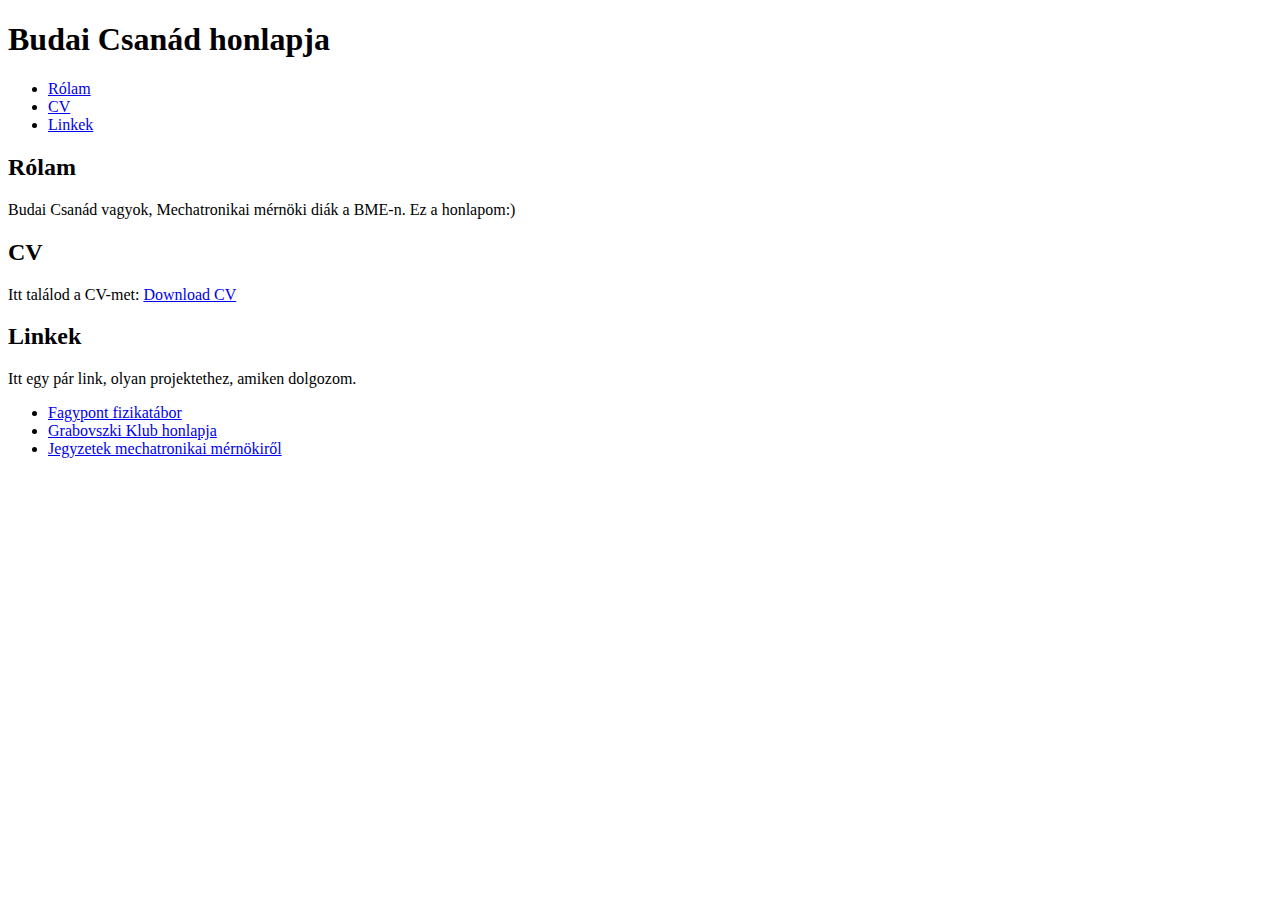
<file: index.html>
<!DOCTYPE html>
<html lang="en">
<head>
    <meta charset="UTF-8">
    <meta name="viewport" content="width=device-width, initial-scale=1.0">
    <title>Budai Csanád honlapja</title>
</head>
<body>
    <header>
        <h1>Budai Csanád honlapja</h1>
        <nav>
            <ul>
                <li><a href="#about">Rólam</a></li>
                <li><a href="#cv">CV</a></li>
                <li><a href="#linkek">Linkek</a></li>
            </ul>
        </nav>
    </header>
    
    <section id="about">
        <h2>Rólam</h2>
        <p>Budai Csanád vagyok, Mechatronikai mérnöki diák a BME-n. Ez a honlapom:)</p>
    </section>
    
    <section id="cv">
        <h2>CV</h2>
        <!-- Include your CV here -->
        <!-- Example: -->
        <p>Itt találod a CV-met: <a href="budai_csanad_cv.pdf" target="_blank">Download CV</a></p>
    </section>
    
    <section id="linkek">
        <h2>Linkek</h2>
        <p>Itt egy pár link, olyan projektethez, amiken dolgozom.</p>
        <ul>
			<li><a href="https://sites.google.com/view/fagypontfizika" target="_blank">Fagypont fizikatábor</a></li>
			<li><a href="http://cogroblab.hu/" target="_blank">Grabovszki Klub honlapja</a></li>
			<li><a href="http://cogroblab.hu/jegyzetek" target="_blank">Jegyzetek mechatronikai mérnökiről</a></li>
            <!-- Add more projects as needed -->
        </ul>
    </section>
</body>
</html>
</file>
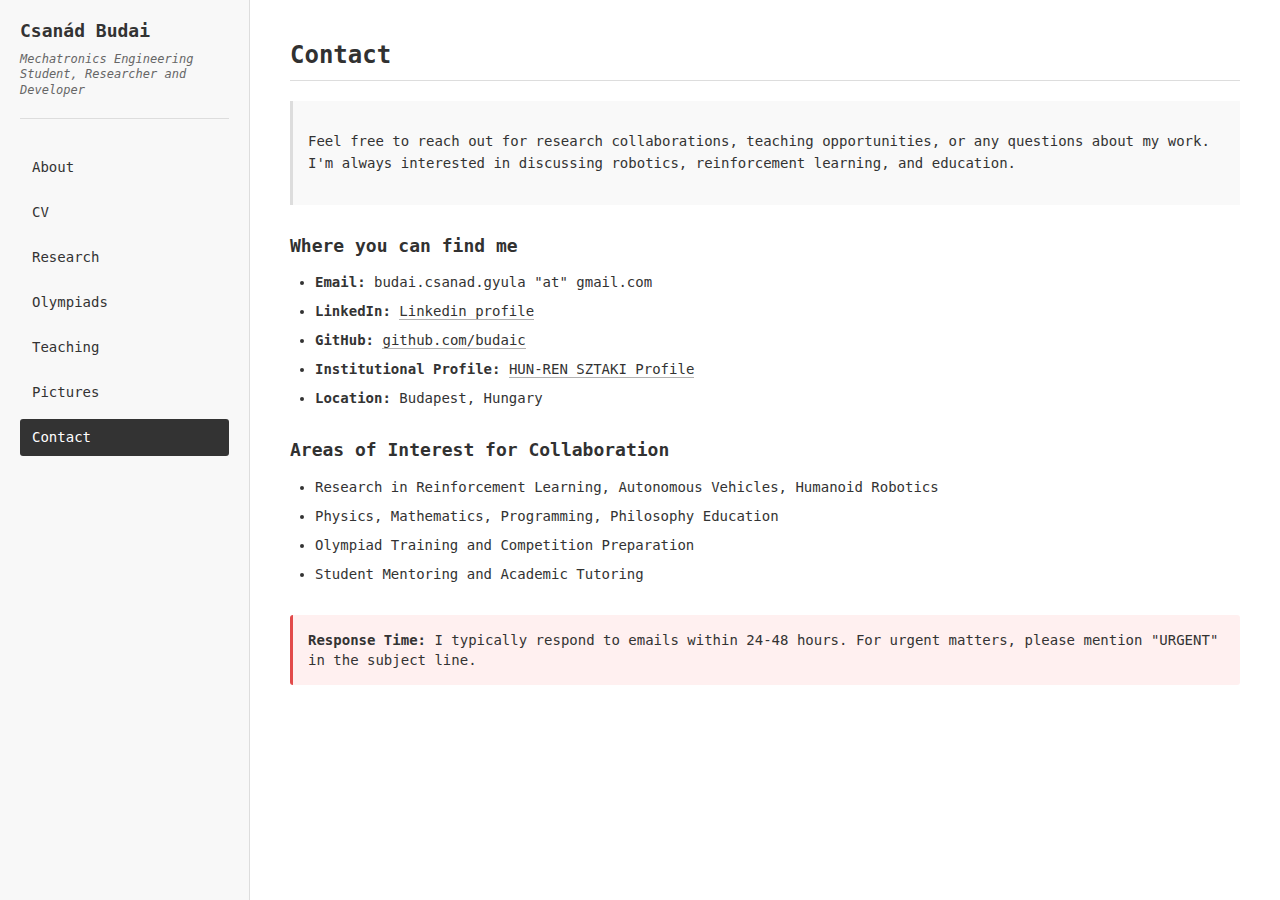
<file: contact.html>
<meta charset="UTF-8">
    <meta name="viewport" content="width=device-width, initial-scale=1.0">
    <title>Csanád Budai - Contact</title>
    <link rel="stylesheet" href="styles.css">
</head>
<body>
    <div class="container">
        <!-- Left Sidebar (Loaded dynamically by JavaScript) -->
        <nav class="sidebar" id="sidebar-placeholder"></nav>

        <!-- Main Content -->
        <main class="main-content">
            <div class="content">
                <h2>Contact</h2>
                
                <div class="item">
                    <p>
                        Feel free to reach out for research collaborations, teaching opportunities, 
                        or any questions about my work. I'm always interested in discussing robotics, 
                        reinforcement learning, and education.
                    </p>
                </div>

                <div class="contact-info">
                    <h3>Where you can find me</h3>
                    <ul>
                        <li><strong>Email:</strong> budai.csanad.gyula "at" gmail.com</li>
                        <li><strong>LinkedIn:</strong> <a href="https://www.linkedin.com/in/csanad-budai-078718291/" target="_blank">Linkedin profile</a></li>
                        <li><strong>GitHub:</strong> <a href="https://github.com/budaic" target="_blank">github.com/budaic</a></li>
                        <li><strong>Institutional Profile:</strong> <a href="https://sztaki.hun-ren.hu/en/organisation/departments/scl/csanad-gyula-budai" target="_blank">HUN-REN SZTAKI Profile</a></li>
                        <li><strong>Location:</strong> Budapest, Hungary</li>
                    </ul>
                </div>


                <div class="contact-areas">
                    <h3>Areas of Interest for Collaboration</h3>
                    <ul>
                        <li>Research in Reinforcement Learning, Autonomous Vehicles, Humanoid Robotics</li>
                        <li>Physics, Mathematics, Programming, Philosophy Education</li>
                        <li>Olympiad Training and Competition Preparation</li>
                        <li>Student Mentoring and Academic Tutoring</li>
                    </ul>
                </div>

                <div class="note">
                        <strong>Response Time:</strong> I typically respond to emails within 24-48 hours. 
                        For urgent matters, please mention "URGENT" in the subject line.
                </div>
            </div>
        </main>
    </div>
    <script src="script.js"></script>
</body>
</html>
</file>
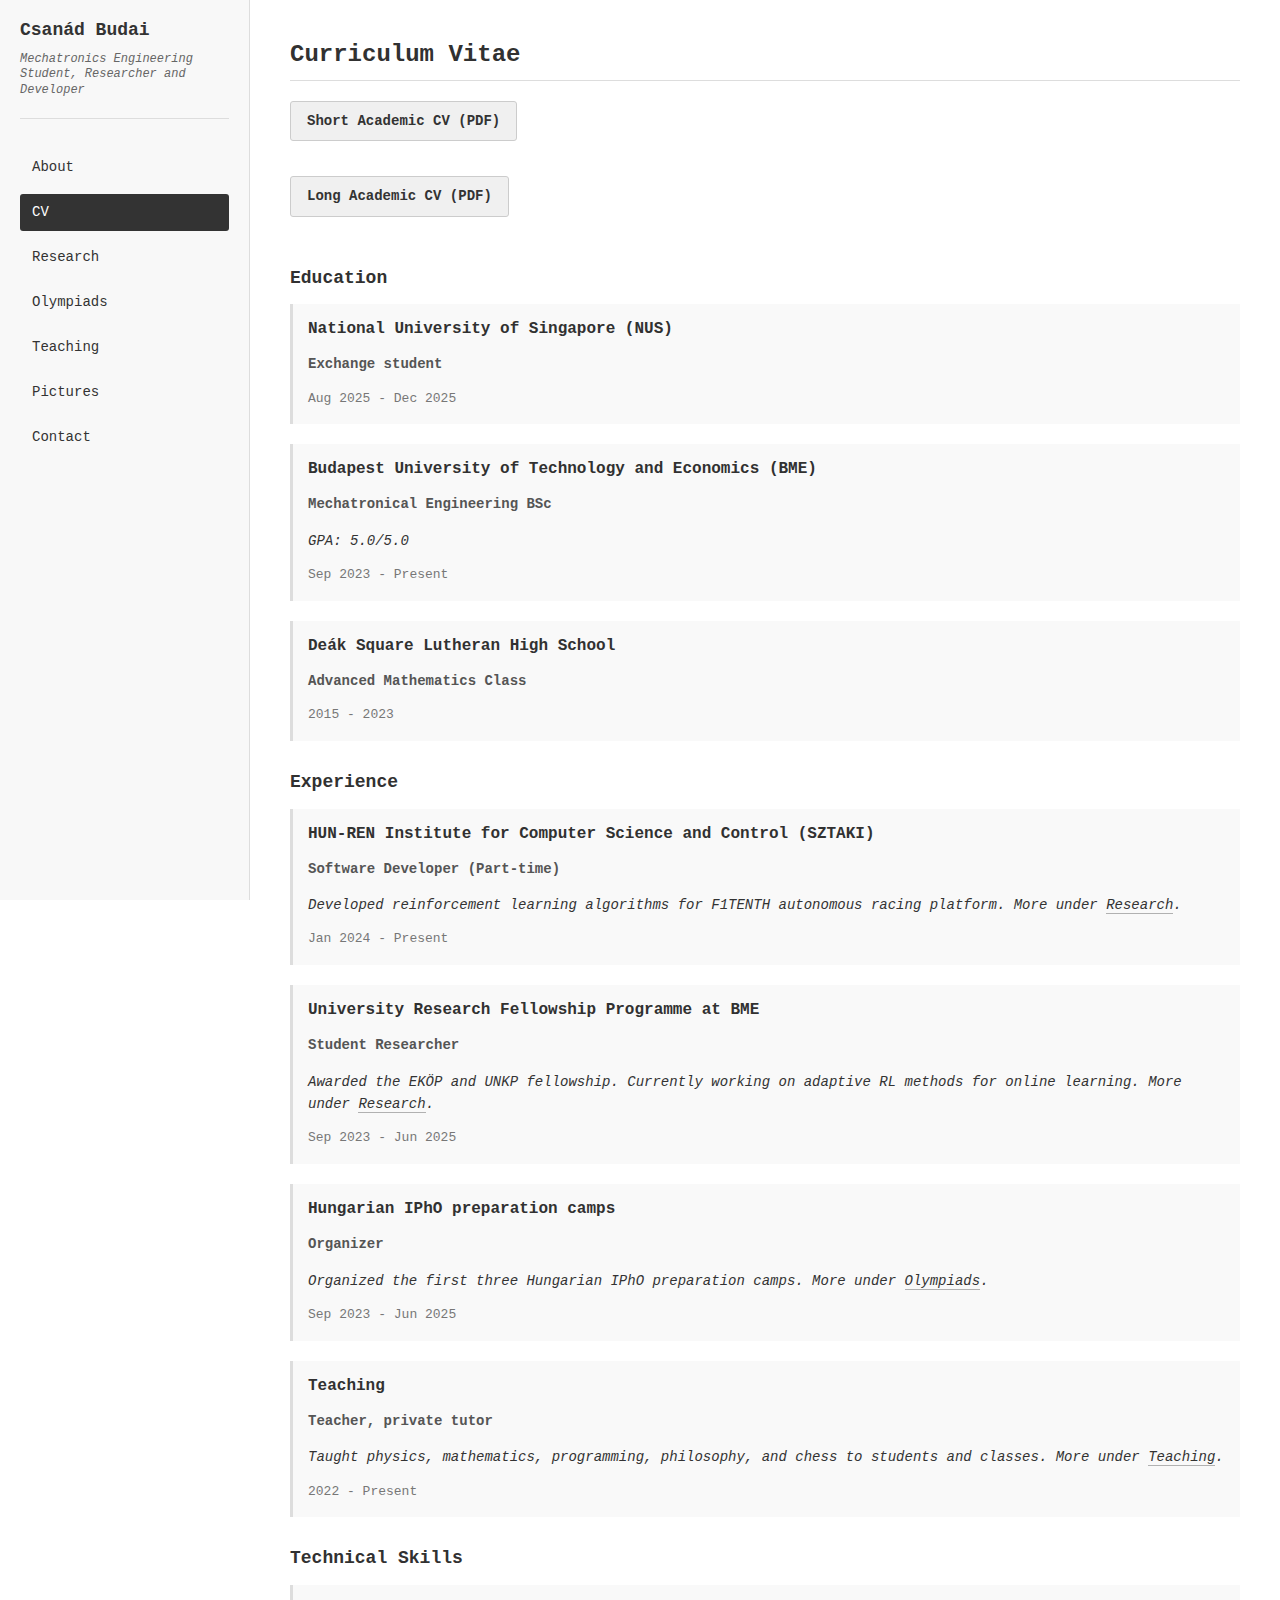
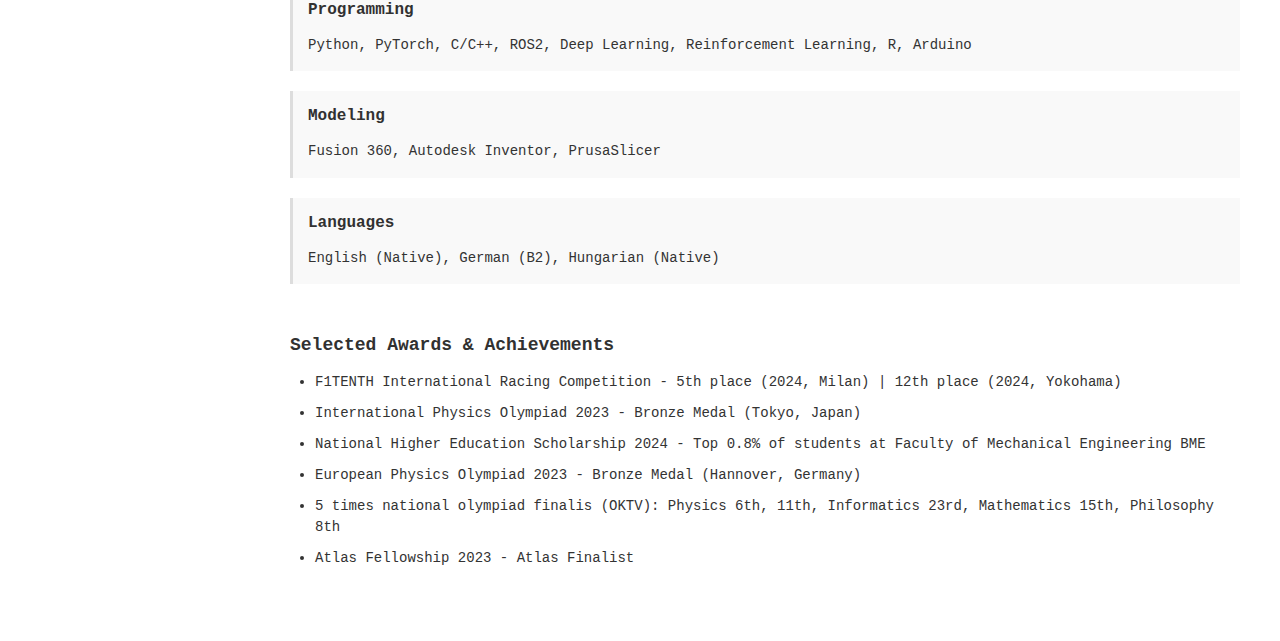
<file: cv.html>
<!DOCTYPE html>
<html lang="en">
<head>
    <meta charset="UTF-8">
    <meta name="viewport" content="width=device-width, initial-scale=1.0">
    <title>Csanád Budai - CV</title>
    <link rel="stylesheet" href="styles.css">
</head>
<body>
    <div class="container">
        <!-- Left Sidebar (Loaded dynamically by JavaScript) -->
        <nav class="sidebar" id="sidebar-placeholder"></nav>

        <!-- Main Content -->
        <main class="main-content">
            <div class="content">
                <h2>Curriculum Vitae</h2>
                
                <p><a href="budai_csanad_cv_short.pdf" target="_blank" class="download-link">Short Academic CV (PDF)</a></p>
                <p><a href="budai_csanad_cv_long.pdf" target="_blank" class="download-link">Long Academic CV (PDF)</a></p>
                
                <h3>Education</h3>
                <div class="cv-section">
                    <div class="item">
                        <h4>National University of Singapore (NUS)</h4>
                        <p class="cv-position">Exchange student</p>
                        <p class="cv-date">Aug 2025 - Dec 2025</p>
                    </div>

                    <div class="item">
                        <h4>Budapest University of Technology and Economics (BME)</h4>
                        <p class="cv-position">Mechatronical Engineering BSc</p>
                        <p class="cv-details">GPA: 5.0/5.0</p>
                        <p class="cv-date">Sep 2023 - Present</p>
                    </div>
                    
                    <div class="item">
                        <h4>Deák Square Lutheran High School</h4>
                        <p class="cv-position">Advanced Mathematics Class</p>
                        <p class="cv-date">2015 - 2023</p>
                    </div>
                </div>

                <h3>Experience</h3>
                <div class="cv-section">
                    <div class="item">
                        <h4>HUN-REN Institute for Computer Science and Control (SZTAKI)</h4>
                        <p class="cv-position">Software Developer (Part-time)</p>
                        <p class="cv-details">Developed reinforcement learning algorithms for F1TENTH autonomous racing platform. More under <a href="research.html">Research</a>.</p>
                        <p class="cv-date">Jan 2024 - Present</p>
                    </div>
                    
                    <div class="item">
                        <h4>University Research Fellowship Programme at BME</h4>
                        <p class="cv-position">Student Researcher</p>
                        <p class="cv-details">Awarded the EKÖP and UNKP fellowship. Currently working on adaptive RL methods for online learning. More under <a href="research.html">Research</a>.</p>
                        <p class="cv-date">Sep 2023 - Jun 2025</p>
                    </div>

                    <div class="item">
                        <h4>Hungarian IPhO preparation camps</h4>
                        <p class="cv-position">Organizer</p>
                        <p class="cv-details">Organized the first three Hungarian IPhO preparation camps. More under <a href="olympiad.html">Olympiads</a>.</p>
                        <p class="cv-date">Sep 2023 - Jun 2025</p>
                    </div>

                    <div class="item">
                        <h4>Teaching</h4>
                        <p class="cv-position">Teacher, private tutor</p>
                        <p class="cv-details">Taught physics, mathematics, programming, philosophy, and chess to students and classes. More under <a href="teaching.html">Teaching</a>.</p>
                        <p class="cv-date">2022 - Present</p>
                    </div>
                </div>

                <h3>Technical Skills</h3>
                <div class="cv-section">
                    <div class="skills-grid" style="gap: 0px;">
                        <div class="item" style="padding-bottom: 0px;">
                            <h4>Programming</h4>
                            <p>Python, PyTorch, C/C++, ROS2, Deep Learning, Reinforcement Learning, R, Arduino</p>
                        </div>
                        
                        <div class="item" style="padding-bottom: 0px;">
                            <h4>Modeling</h4>
                            <p>Fusion 360, Autodesk Inventor, PrusaSlicer</p>
                        </div>
                        
                        <div class="item" style="padding-bottom: 0px;">
                            <h4>Languages</h4>
                            <p>English (Native), German (B2), Hungarian (Native)</p>
                        </div>
                    </div>
                </div>

                <h3>Selected Awards & Achievements</h3>
                <div class="cv-section">
                    <ul class="achievements-list">
                        <li>F1TENTH International Racing Competition - 5th place (2024, Milan) | 12th place (2024, Yokohama)</li>
                        <li>International Physics Olympiad 2023 - Bronze Medal (Tokyo, Japan)</li>
                        <li>National Higher Education Scholarship 2024 - Top 0.8% of students at Faculty of Mechanical Engineering BME</li>
                        <li>European Physics Olympiad 2023 - Bronze Medal (Hannover, Germany)</li>
                        <li>5 times national olympiad finalis (OKTV): Physics 6th, 11th, Informatics 23rd, Mathematics 15th, Philosophy 8th</li>
                        <li>Atlas Fellowship 2023 - Atlas Finalist</li>
                    </ul>
                </div>

            
            </div>
        </main>
    </div>
    <script src="script.js"></script>
</body>
</html>
</file>
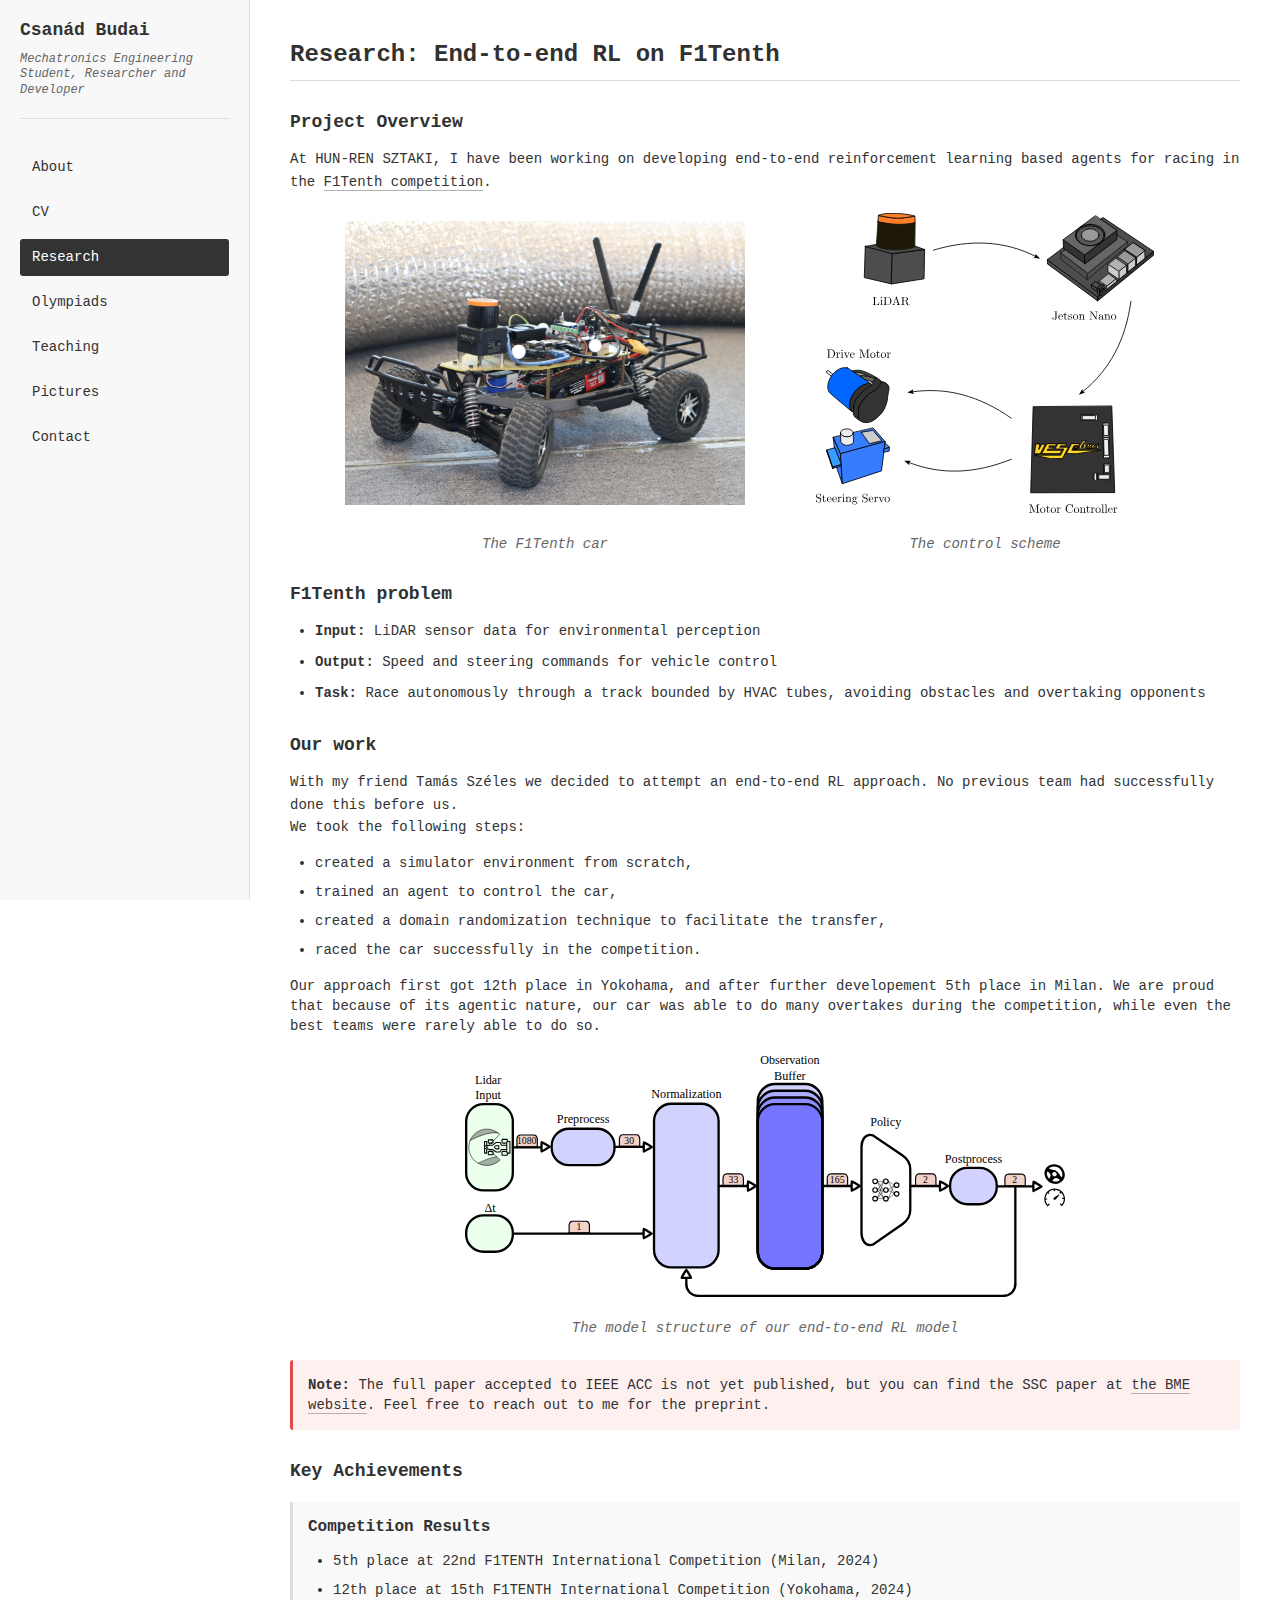
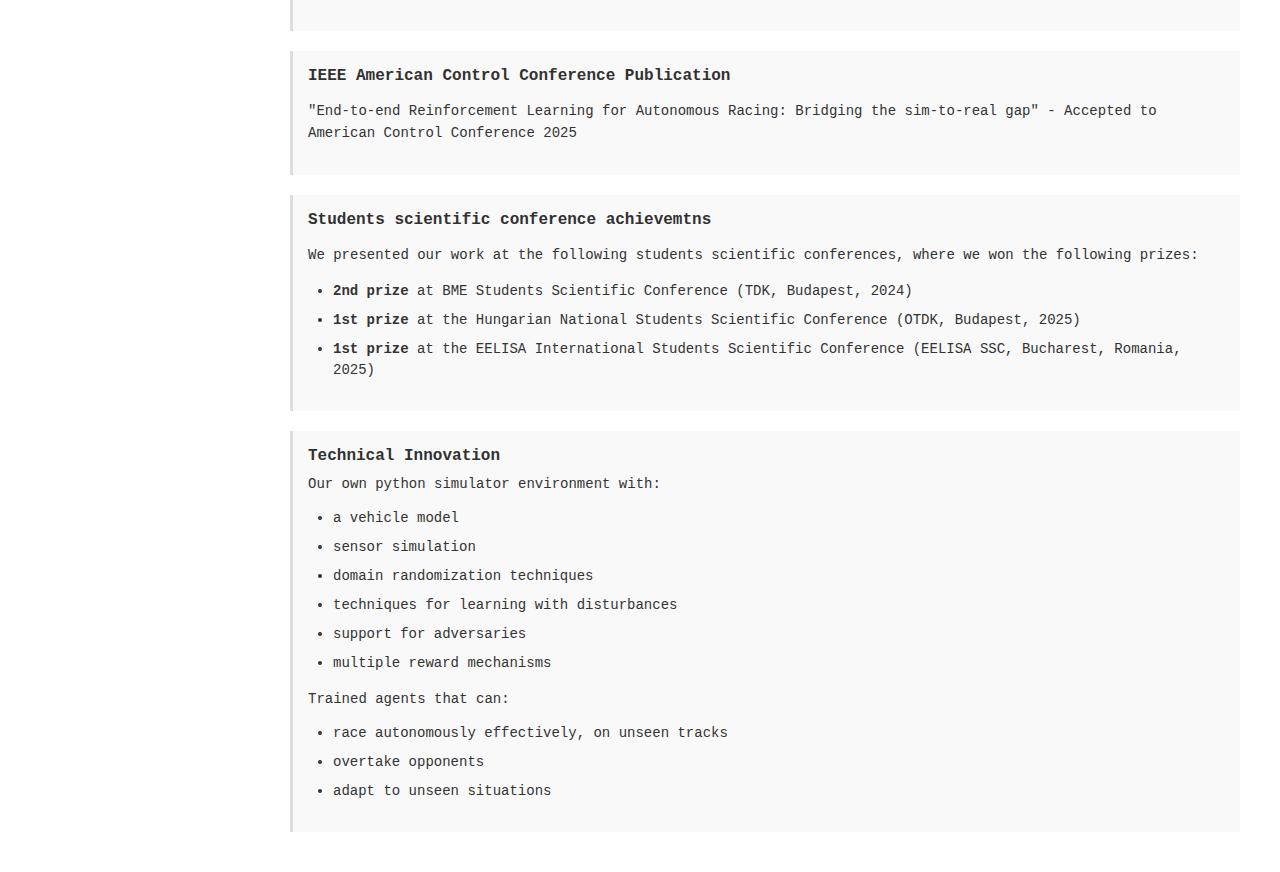
<file: research.html>
<meta charset="UTF-8">
    <meta name="viewport" content="width=device-width, initial-scale=1.0">
    <title>Csanád Budai - Research</title>
    <link rel="stylesheet" href="styles.css">
</head>
<body>
    <div class="container">
        <!-- Left Sidebar (Loaded dynamically by JavaScript) -->
        <nav class="sidebar" id="sidebar-placeholder"></nav>

        <!-- Main Content -->
        <main class="main-content">
            <div class="content">
                <h2>Research: End-to-end RL on F1Tenth</h2>
                
                <h3>Project Overview</h3>
                <p>
                    At HUN-REN SZTAKI, I have been working on developing end-to-end reinforcement learning 
                    based agents for racing in the <a href="https://f1tenth.org">F1Tenth competition</a>.
                </p>

                <div class="research-image-container">
                    <div class="image-pair">
                        <div class="image-item">
                            <img src="img/f1tenth_car.png" alt="F1Tenth Racing Car" class="section-image">
                            <p class="image-caption">The F1Tenth car</p>
                        </div>
                        <div class="image-item">
                            <img src="img/f1control_scheme.svg" alt="F1Tenth Control Scheme" class="section-image">
                            <p class="image-caption">The control scheme</p>
                        </div>
                    </div>
                </div>


                <h3>F1Tenth problem</h3>
                <ul class="technical-list">
                    <li><strong>Input:</strong> LiDAR sensor data for environmental perception</li>
                    <li><strong>Output:</strong> Speed and steering commands for vehicle control</li>
                    <li><strong>Task:</strong> Race autonomously through a track bounded by HVAC tubes, avoiding obstacles and overtaking opponents</li>
                </ul>

                <h3>Our work</h3>
                <p>
                With my friend Tamás Széles we decided to attempt an end-to-end RL approach. No previous team had successfully done this before us.
                <br>We took the following steps:
                <ul>
                    <li>
                        created a simulator environment from scratch,
                    </li>
                    <li>
                        trained an agent to control the car,
                    </li>
                    <li>
                        created a domain randomization technique to facilitate the transfer,
                    </li>
                    <li>
                        raced the car successfully in the competition.
                    </li>
                </ul>
                Our approach first got 12th place in Yokohama, and after further developement 5th place in Milan. 
                We are proud that because of its agentic nature, our car was able to do many overtakes during the competition, while even the best teams were rarely able to do so.</p>

                <div class="research-image-container">
                    <img src="img/f1model-structure-finished.svg" alt="F1Tenth Model Structure" class="section-image" style="max-width: 600px;">
                    <p class="image-caption">The model structure of our end-to-end RL model</p>
                </div>

                <div class="note">
                        <strong>Note:</strong> The full paper accepted to IEEE ACC is not yet published, but you can find the SSC paper at <a href="https://tdk.bme.hu/ConferenceFiles/GPK/2024/Paper/ely-megerositeses-tanulasi-modszerek-az-20241110-235618.pdf?paperId=14054">the BME website</a>. Feel free to reach out to me for the preprint.
                </div>

                <h3>Key Achievements</h3>
                <div class="achievements-section">
                    
                    <div class="item">
                        <h4>Competition Results</h4>
                        <ul>
                            <li>5th place at 22nd F1TENTH International Competition (Milan, 2024)</li>
                            <li>12th place at 15th F1TENTH International Competition (Yokohama, 2024)</li>
                        </ul>
                    </div>
                    
                    <div class="item">
                        <h4>IEEE American Control Conference Publication</h4>
                        <p>
                            "End-to-end Reinforcement Learning for Autonomous Racing: Bridging the sim-to-real gap" - 
                            Accepted to American Control Conference 2025
                        </p>
                    </div>

                    <div class="item">
                        <h4>Students scientific conference achievemtns</h4>
                        <p>
                           We presented our work at the following students scientific conferences, where we won the following prizes:
                           <ul>
                            <li><strong>2nd prize</strong> at BME Students Scientific Conference (TDK, Budapest, 2024)</li>
                            <li><strong>1st prize</strong> at the Hungarian National Students Scientific Conference (OTDK, Budapest, 2025)</li>
                            <li><strong>1st prize</strong> at the EELISA International Students Scientific Conference (EELISA SSC, Bucharest, Romania, 2025)</li>
                            </ul>
                        </p>
                    </div>

                    <div class="item">
                        <h4>Technical Innovation</h4>
                        Our own python simulator environment with:
                        <ul>
                            <li>a vehicle model</li>
                            <li>sensor simulation</li>
                            <li>domain randomization techniques</li>
                            <li>techniques for learning with disturbances</li>
                            <li>support for adversaries</li>
                            <li>multiple reward mechanisms</li>
                        </ul>
                        Trained agents that can:
                        <ul>
                            <li>race autonomously effectively, on unseen tracks</li>
                            <li>overtake opponents</li>
                            <li>adapt to unseen situations</li>
                        </ul>
                    </div>
                </div>

            </div>
        </main>
    </div>
    <script src="script.js"></script>
</body>
</html>
</file>
<file: styles.css>
/* Multi-page website with left sidebar - Mesh.html inspired styling */

* {
  -webkit-box-sizing: border-box;
  -moz-box-sizing: border-box;
  box-sizing: border-box;
}

html {
  margin: 0;
  padding: 0;
  height: 100%;
}

body {
  font-size: 14px;
  line-height: 20px;
  font-weight: normal;
  font-style: normal;
  font-family: Consolas, monaco, monospace;
  color: #333333;
  margin: 0;
  padding: 0;
  -webkit-font-smoothing: antialiased;
  -webkit-text-size-adjust: 100%;
  height: 100vh;
  overflow-x: hidden;
}

/* Container Layout */
.container {
  display: flex;
  min-height: 100vh;
  /*max-width: 1200px;*/
  margin: 0 auto;
}

/* Left Sidebar */
.sidebar {
  width: 250px;
  background-color: #f8f8f8;
  border-right: 1px solid #ddd;
  padding: 20px;
  position: fixed;
  height: 100vh;
  overflow-y: auto;
  z-index: 100;
}

.sidebar-header {
  margin-bottom: 30px;
  border-bottom: 1px solid #ddd;
  padding-bottom: 20px;
}

.sidebar-header h1 {
  font-size: 18px;
  font-weight: 900;
  margin: 0 0 10px 0;
  line-height: 1.2;
}

.sidebar-header h1 a {
  text-decoration: none;
  color: #333;
  border-bottom: none;
}

.sidebar-header h1 a:hover {
  color: #000;
}

.sidebar-header .subtitle {
  font-size: 12px;
  color: #666;
  margin: 0;
  font-style: italic;
  line-height: 1.3;
}

/* Navigation Links */
.nav-links {
  list-style: none;
  padding: 0;
  margin: 0;
}

.nav-links li {
  margin-bottom: 8px;
}

.nav-links a {
  display: block;
  padding: 8px 12px;
  text-decoration: none;
  color: #333;
  border-bottom: none;
  border-radius: 3px;
  font-size: 14px;
  transition: background-color 0.2s ease;
}

.nav-links a:hover {
  background-color: #dddddd;
  color: #000;
}

.nav-links a.active {
  background-color: #333;
  color: #fff;
}

/* Main Content */
.main-content {
  flex: 1;
  margin-left: 250px;
  padding: 20px 40px;
  background-color: #fff;
}

.image-caption {
  font-style: italic;
}

.content {
  /*max-width: 700px;*/
  margin: 0;
}

/* Typography */
h1, h2, h3, h4, h5, h6 {
  margin-bottom: 1rem;
  line-height: 1.25;
  color: #313131;
  font-family: Consolas, monaco, monospace;
}

h2 {
  font-size: 24px;
  font-weight: 900;
  margin-bottom: 20px;
  border-bottom: 1px solid #ddd;
  padding-bottom: 10px;
}

h3 {
  font-size: 18px;
  font-weight: bold;
  margin-top: 30px;
  margin-bottom: 15px;
}

h4 {
  font-size: 16px;
  font-weight: bold;
  margin-top: 20px;
  margin-bottom: 10px;
}

p {
  font-size: 14px;
  line-height: 1.6;
  margin-bottom: 15px;
  word-wrap: break-word;
}

/* Links */
a {
  color: #333;
  text-decoration: none;
  border-bottom: 1px solid #b1b1b1;
}

a:hover {
  /*border-bottom: 1px solid #555;*/
  color: #000;
}

.download-link {
  display: inline-block;
  padding: 8px 16px;
  background-color: #f0f0f0;
  border: 1px solid #ccc;
  border-radius: 3px;
  margin-bottom: 20px;
  font-weight: bold;
}

.download-link:hover {
  background-color: #e0e0e0;
  border-bottom: 1px solid #ccc;
}

/* Images */
img {
  max-width: 100%;
  height: auto;
}

.profile-photo {
  /*width: 150px;
  border: 2px solid #ddd;
  border-radius: 50%;
  height: 150px;*/
  width: 300px;
  object-fit: cover;
  margin: 0 auto 20px auto;
  display: block;
  background-image: url("img/profile.jpg");
  background-size: cover;
  background-position: center;
}

.section-image {
  max-width: 400px;
  width: 100%;
  height: auto;
  border: 0px solid #ddd;
  margin: 20px auto;
  display: block;
}

/* GPT!!! */

.research-image-container {
    text-align: center;
    margin: 20px 0;
}

.image-pair {
    display: flex;
    gap: 40px;
    justify-content: center;
    align-items: stretch;
    flex-wrap: wrap;
    padding-bottom: 40px;
}

.image-item {
    flex: 1;
    min-width: 300px;
    max-width: 400px;
    height: 300px;
}

.image-item .section-image {
    width: 100%;
    height: 100%;
    object-fit: contain;
    margin: 0 auto;
}

.image-caption {
    margin-top: 20px;
    font-size: 14px;
    color: #666;
    text-align: center;
}

/* Mobile responsiveness */
@media (max-width: 768px) {
    .image-pair {
        flex-direction: column;
        align-items: center;
    }
    
    .image-item {
        width: 100%;
        max-width: 100%;
    }
}

.research-image-container,
.olympiad-image-container,
.teaching-image-container {
  text-align: center;
  margin: 20px 0;
  border: 0px;
}


.about-text {
  margin-top: 20px;
}

/* Lists */
ul, ol {
  padding-left: 25px;
  margin-bottom: 15px;
}

ul li, ol li {
  margin-bottom: 8px;
  line-height: 1.5;
}

.technical-list li,
.achievements-list li,
.interests-list li,
.olympiad-achievements li {
  margin-bottom: 10px;
}

/* CV Sections */
.cv-section {
  margin-bottom: 30px;
}

.cv-item {
  margin-bottom: 25px;
  padding-bottom: 15px;
  border-bottom: 1px solid #eee;
}

.cv-item:last-child {
  border-bottom: none;
}

.cv-item h4 {
  margin-bottom: 5px;
  font-size: 16px;
}

.cv-position {
  font-weight: bold;
  margin-bottom: 5px;
  color: #555;
}

.cv-details {
  margin-bottom: 5px;
  font-style: italic;
}

.cv-date {
  color: #777;
  font-size: 13px;
  margin-bottom: 0;
}

/* Skills Grid */
.skills-grid {
  display: grid;
  grid-template-columns: 1fr;
  gap: 20px;
  margin-top: 15px;
}

.skill-category h4 {
  margin-bottom: 8px;
  color: #333;
}

.skill-category p {
  margin-bottom: 0;
  color: #666;
}

/* Research Sections */
.achievements-section {
  margin-top: 20px;
}

.item {
  margin-bottom: 20px;
  padding: 15px;
  background-color: #f9f9f9;
  border-left: 3px solid #ddd;
}

.item h4 {
  margin-top: 0;
  margin-bottom: 8px;
}

/* Olympiad Sections */
.camps-section {
  margin-top: 20px;
}

.camp-item {
  margin-bottom: 25px;
  padding: 15px;
  background-color: #f9f9f9;
  border-radius: 3px;
}

.camp-item h4 {
  margin-top: 0;
  margin-bottom: 10px;
  color: #333;
}

.experience-section {
  margin-top: 20px;
}

.links-placeholder {
  font-style: italic;
  color: #666;
  margin-top: 20px;
}

/* Teaching Sections */
.teaching-activities {
  margin-top: 20px;
}

.activity-item {
  margin-bottom: 25px;
  padding: 15px;
  background-color: #f9f9f9;
  border-radius: 3px;
}

.activity-item h4 {
  margin-top: 0;
  margin-bottom: 5px;
}

.activity-period {
  font-weight: bold;
  color: #666;
  margin-bottom: 3px;
  font-size: 13px;
}

.activity-institution {
  font-style: italic;
  color: #555;
  margin-bottom: 8px;
}

.activity-description {
  margin-bottom: 0;
}

.specialties-grid {
  display: grid;
  grid-template-columns: 1fr;
  gap: 15px;
  margin-top: 15px;
}

.specialty-category {
  padding: 12px;
  background-color: #f9f9f9;
  border-radius: 3px;
}

.specialty-category h4 {
  margin-top: 0;
  margin-bottom: 8px;
}

.specialty-category p {
  margin-bottom: 0;
  color: #666;
}

/* Contact Sections */
.contact-intro {
  margin-bottom: 30px;
  padding: 15px;
  background-color: #f9f9f9;
  border-radius: 3px;
}

.contact-info {
  margin-bottom: 30px;
}

.contact-item {
  margin-bottom: 20px;
  padding-bottom: 15px;
  border-bottom: 1px solid #eee;
}

.contact-item:last-child {
  border-bottom: none;
}

.contact-item h3 {
  margin-top: 0;
  margin-bottom: 8px;
  font-size: 16px;
}

.contact-item p {
  margin-bottom: 0;
}

.contact-areas {
  margin-bottom: 30px;
}

.contact-areas ul {
  margin-top: 10px;
}

.note {
  padding: 15px;
  background-color: #fff0f0;
  border-left: 3px solid #e24a4a;
  border-radius: 3px;
}

.contact-note p {
  margin-bottom: 0;
  margin-top: 0;
}

/* Responsive Design */
@media (max-width: 768px) {
  .container {
    flex-direction: column;
  }
  
  .sidebar {
    width: 100%;
    height: auto;
    position: relative;
    border-right: none;
    border-bottom: 1px solid #ddd;
  }
  
  .nav-links {
    padding-top: 40px;
  }
  .main-content {
    margin-left: 0;
    padding: 40px 20px 20px;
  }

  .main-content h2 {
    padding-top: 0px;
  }

  .sidebar-header {
    display: none;
  }
  
  .nav-links {
    display: flex;
    flex-wrap: wrap;
    gap: 5px;
  }
  
  .nav-links li {
    margin-bottom: 0;
  }
  
  .nav-links a {
    padding: 6px 10px;
    font-size: 13px;
  }
  
  .sidebar-header .subtitle {
    display: none;
  }
}
/*
@media (max-width: 480px) {
  .sidebar {
    padding: 15px;
  }
  
  .main-content {
    padding: 15px;
  }
  
  .content {
    max-width: 100%;
  }
  
  h2 {
    font-size: 20px;
  }
  
  h3 {
    font-size: 16px;
  }
  
  .profile-photo {
    width: 120px;
    height: 120px;
  }
  
  .section-image {
    max-width: 100%;
  }
  
  .skills-grid,
  .specialties-grid {
    grid-template-columns: 1fr;
  }
}
  */

/* Print Styles */
@media print {
  .sidebar {
    display: none;
  }
  
  .main-content {
    margin-left: 0;
    padding: 0;
  }
  
  body {
    font-size: 12pt;
    line-height: 1.4;
    color: #000;
  }
  
  a {
    color: #000;
    border-bottom: none;
  }
  
  a[href]:after {
    content: " (" attr(href) ")";
    font-size: 0.8em;
    color: #666;
  }
}
</file>
